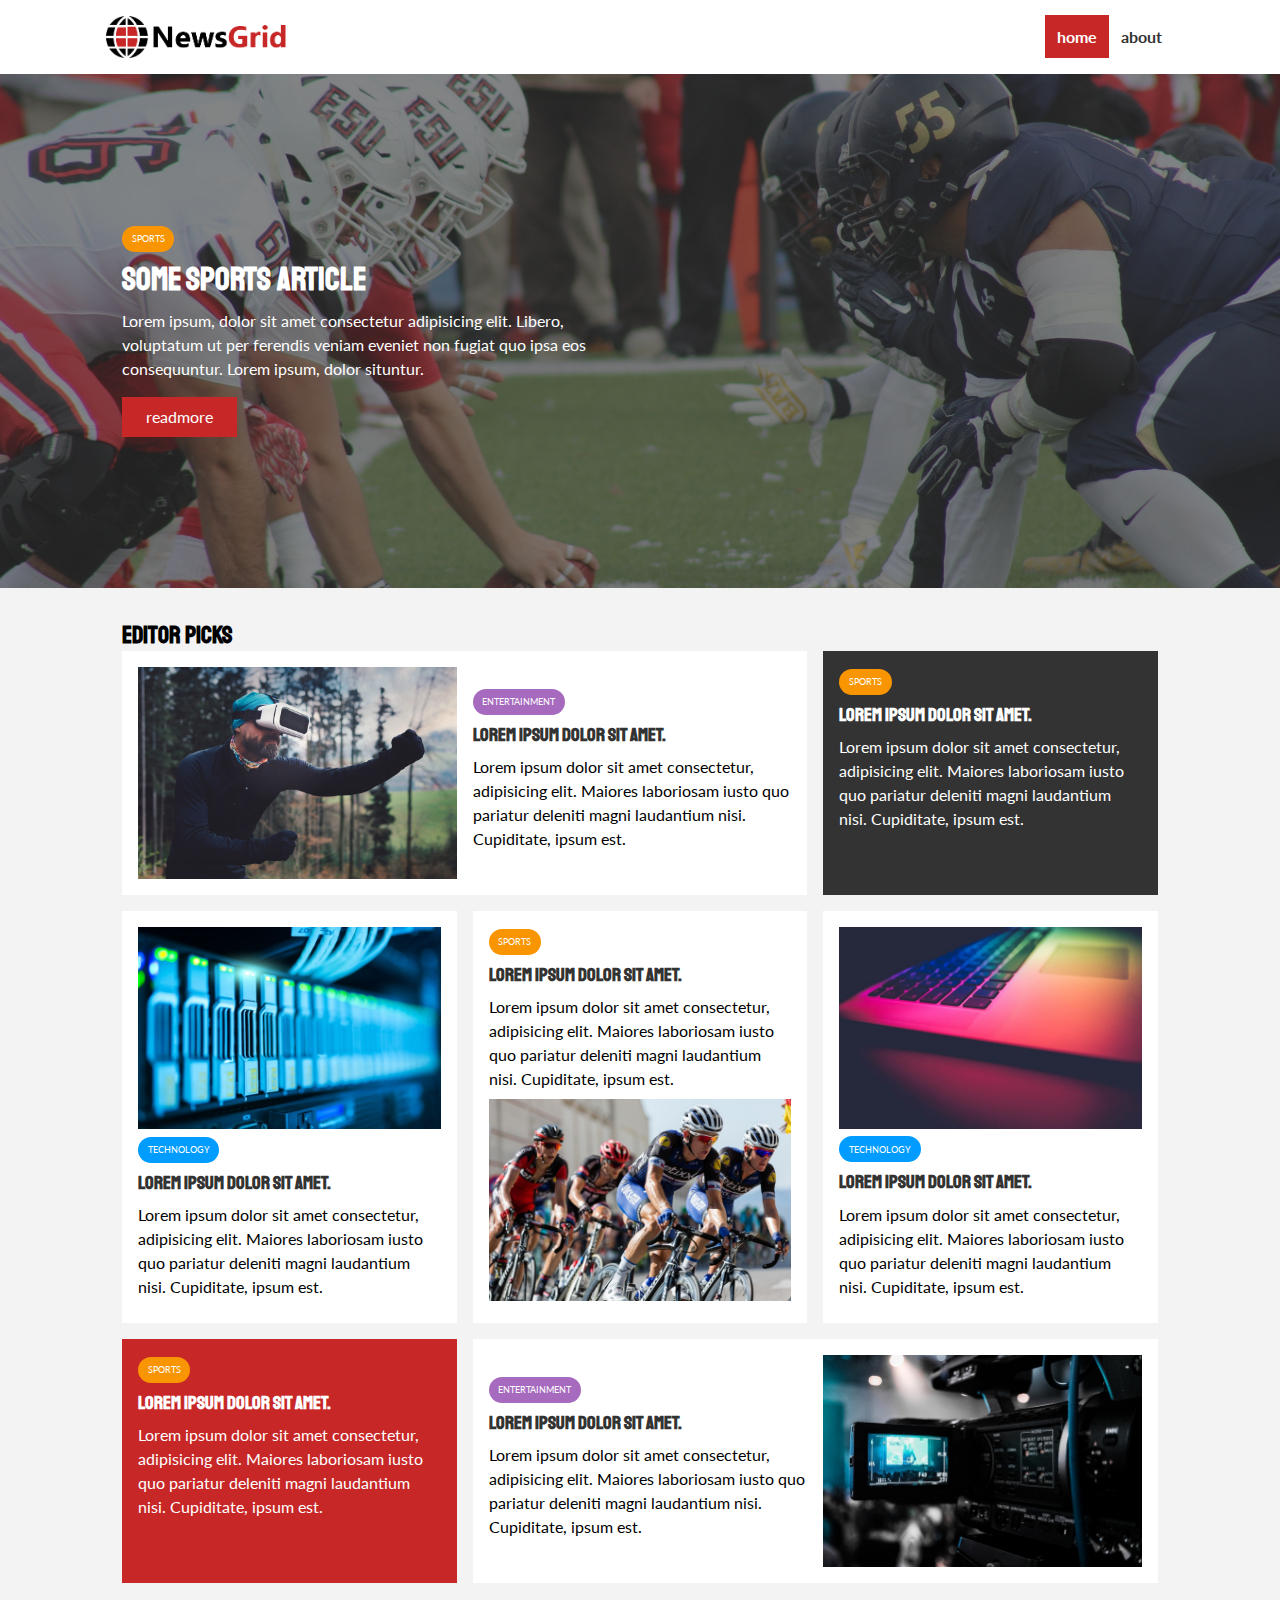
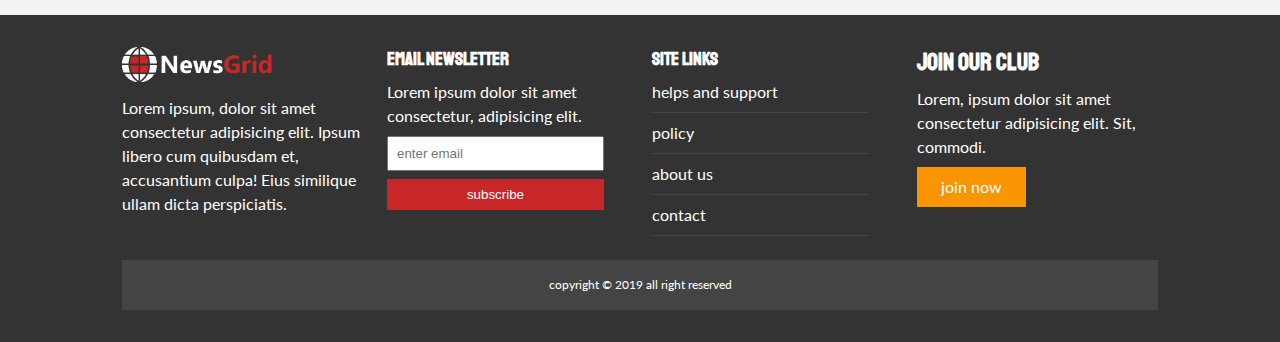
<file: index.html>
<!DOCTYPE html>
<html lang="en">

<head>
  <meta charset="UTF-8">
  <meta http-equiv="X-UA-Compatible" content="IE=edge">
  <meta name="viewport" content="width=device-width, initial-scale=1.0">
  <link rel="preconnect" href="https://fonts.googleapis.com">
  <link rel="preconnect" href="https://fonts.gstatic.com" crossorigin>
  <link href="https://fonts.googleapis.com/css2?family=Lato:wght@300&family=Open+Sans&display=swap" rel="stylesheet">
  <link href="https://fonts.googleapis.com/css2?family=Lato:wght@300&family=Open+Sans&family=Staatliches&display=swap" rel="stylesheet">
  <link rel="stylesheet" href="style.css">
  <link rel="stylesheet" media='screen and (max-width: 768px)' href="mobile.css">

  <link rel="stylesheet" href="https://cdnjs.cloudflare.com/ajax/libs/font-awesome/6.1.1/css/all.min.css"
   integrity="sha512-KfkfwYDsLkIlwQp6LFnl8zNdLGxu9YAA1QvwINks4PhcElQSvqcyVLLD9aMhXd13uQjoXtEKNosOWaZqXgel0g==" 
   crossorigin="anonymous" referrerpolicy="no-referrer" />

  <link rel="shortcut icon" type="image/x-icon" href="favicon.ico">  <!--cmd sft r-->

  <title>newsgrid | latest news</title>
</head>

<body>
  <nav id="main-nav">
    <div class="container">

      <img src="./image_resources/logo.png" alt="newsgrid" class="logo">
      <div class="social">
        <a href="http://facebook.com" target="_blank"><i class='fab fa-facebook fa-2x'></i></a>
        <a href="http://twitter.com" target="_blank"><i class='fab fa-twitter fa-2x'></i></a>
        <a href="http://instagram.com" target="_blank"><i class='fab fa-instagram fa-2x'></i></a>
        <a href="http://youtube.com" target="_blank"><i class='fab fa-youtube fa-2x'></i></a>
      </div>
      <ul>
        <li><a class='current' href="index.html">home</a></li>
        <li><a href="about.html">about</a></li>
      </ul>

    </div>
  </nav>

  <header id="showcase">
    <div class="container">

      <div class="showcase-container">
        <div class="showcase-content">
          <div class="category category-sports">sports</div>
          <h1>some sports article</h1>
          <p>Lorem ipsum, dolor sit amet consectetur adipisicing elit. Libero, voluptatum ut per
            ferendis veniam eveniet non fugiat quo ipsa eos consequuntur.
            Lorem ipsum, dolor situntur.
          </p>
          <a href="article.html" class='btn btn-primary'>readmore</a>
        </div>
      </div>
    </div>
  </header>

  <section id="home-articles" class="py-2">
    <div class="container">

      <h2>editor picks</h2>

      <div class="articles-container">

        <article class="card">
          <img src="./image_resources/articles/ent1.jpg" alt="">
          <div>
            <div class="category category-ent">entertainment</div>
            <h3><a href="article.html">Lorem ipsum dolor sit amet.</a></h3>
            <p>Lorem ipsum dolor sit amet consectetur, adipisicing elit. Maiores laboriosam iusto
               quo pariatur deleniti magni laudantium nisi. Cupiditate, ipsum est.
            </p>
          </div>
        </article>

        <article class="card bg-dark">
            <div class="category category-sports">sports</div>
            <h3><a href="article.html">Lorem ipsum dolor sit amet.</a></h3>
            <p>Lorem ipsum dolor sit amet consectetur, adipisicing elit. Maiores laboriosam iusto
              quo pariatur deleniti magni laudantium nisi. Cupiditate, ipsum est.
            </p>
        </article>

        <article class="card">
          <img src="./image_resources/articles/tech1.jpg" alt="">
          <div class="category category-tech">technology</div>
          <h3><a href="article.html">Lorem ipsum dolor sit amet.</a></h3>
          <p>Lorem ipsum dolor sit amet consectetur, adipisicing elit. Maiores laboriosam iusto
            quo pariatur deleniti magni laudantium nisi. Cupiditate, ipsum est.
          </p>
        </article>

        <article class="card">
          <div class="category category-sports">sports</div>
          <h3><a href="article.html">Lorem ipsum dolor sit amet.</a></h3>
          <p>Lorem ipsum dolor sit amet consectetur, adipisicing elit. Maiores laboriosam iusto
            quo pariatur deleniti magni laudantium nisi. Cupiditate, ipsum est.
          </p>
          <img src="./image_resources/articles/sports1.jpg" alt="">
        </article>

        <article class="card">
          <img src="./image_resources/articles/tech2.jpg" alt="">
          <div class="category category-tech">technology</div>
          <h3><a href="article.html">Lorem ipsum dolor sit amet.</a></h3>
          <p>Lorem ipsum dolor sit amet consectetur, adipisicing elit. Maiores laboriosam iusto
            quo pariatur deleniti magni laudantium nisi. Cupiditate, ipsum est.
          </p>
        </article>

        <article class="card bg-primary">
          <div class="category category-sports">sports</div>
          <h3><a href="article.html">Lorem ipsum dolor sit amet.</a></h3>
          <p>Lorem ipsum dolor sit amet consectetur, adipisicing elit. Maiores laboriosam iusto
            quo pariatur deleniti magni laudantium nisi. Cupiditate, ipsum est.
          </p>
        </article>

        <article class="card">
          <div>
            <div class="category category-ent">entertainment</div>
            <h3><a href="article.html">Lorem ipsum dolor sit amet.</a></h3>
            <p>Lorem ipsum dolor sit amet consectetur, adipisicing elit. Maiores laboriosam iusto
              quo pariatur deleniti magni laudantium nisi. Cupiditate, ipsum est.
            </p>
          </div>
          <img src="./image_resources/articles/ent2.jpg" alt="">
        </article>

      </div>

    </div>
  </section>


  <footer id="main-footer" class="py-2">
    <div class="container footer-container">

      <div>
        <img src="./image_resources/logo_light.png" alt="newsgrid">
        <p>Lorem ipsum, dolor sit amet consectetur adipisicing elit. Ipsum libero cum quibusdam 
          et, accusantium culpa! Eius similique ullam dicta perspiciatis.</p>
      </div>
      <div>
        <h3>email newsletter</h3>
        <p>Lorem ipsum dolor sit amet consectetur, adipisicing elit.</p>
        <form method="POST" name='contact' data-netlify="true">
          <input type="email" name='email' placeholder="enter email">
          <input type="submit" value="subscribe" class="btn btn-primary">
        </form>
      </div>
      <div>
        <h3>site links</h3>
        <ul class="list">
          <li><a href="#">helps and support</a></li>
          <li><a href="#">policy</a></li>
          <li><a href="#">about us</a></li>
          <li><a href="#">contact</a></li>
        </ul>
      </div>
      <div>
        <h2>join our club</h2>
        <p>
          Lorem, ipsum dolor sit amet consectetur adipisicing elit. Sit, commodi.
        </p>
        <a href="#" class="btn btn-secondary">join now</a>
      </div>
      <div>
        <p>copyright &copy; 2019 all right reserved</p>
      </div>

    </div>
  </footer>













</body>
</html>
</file>
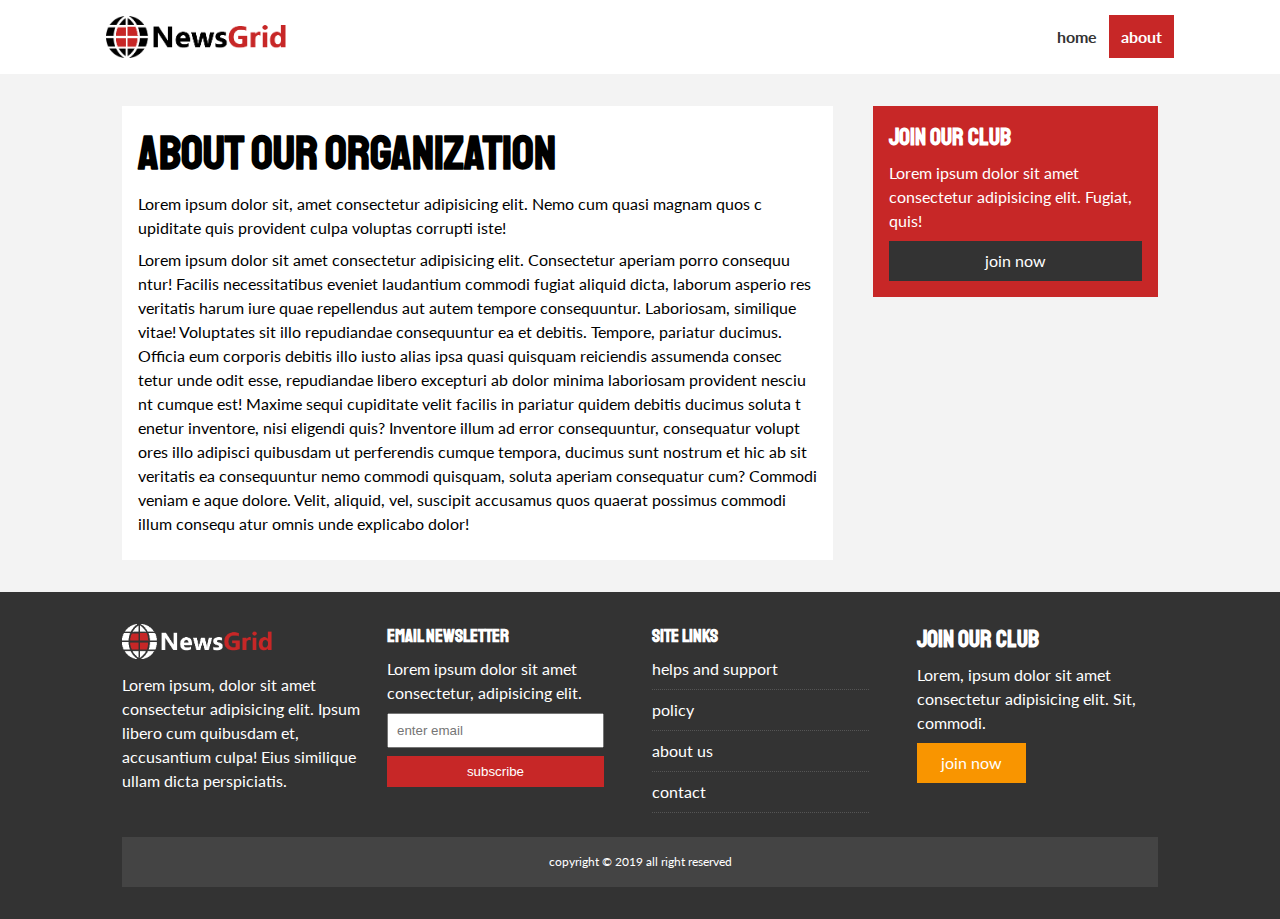
<file: about.html>
<!DOCTYPE html>
<html lang="en">

<head>
  <meta charset="UTF-8">
  <meta http-equiv="X-UA-Compatible" content="IE=edge">
  <meta name="viewport" content="width=device-width, initial-scale=1.0">
  <link rel="preconnect" href="https://fonts.googleapis.com">
  <link rel="preconnect" href="https://fonts.gstatic.com" crossorigin>
  <link href="https://fonts.googleapis.com/css2?family=Lato:wght@300&family=Open+Sans&display=swap" rel="stylesheet">
  <link href="https://fonts.googleapis.com/css2?family=Lato:wght@300&family=Open+Sans&family=Staatliches&display=swap" rel="stylesheet">
  <link rel="stylesheet" href="style.css">
  <link rel="stylesheet" media='screen and (max-width: 768px)' href="mobile.css">

  <link rel="stylesheet" href="https://cdnjs.cloudflare.com/ajax/libs/font-awesome/6.1.1/css/all.min.css"
   integrity="sha512-KfkfwYDsLkIlwQp6LFnl8zNdLGxu9YAA1QvwINks4PhcElQSvqcyVLLD9aMhXd13uQjoXtEKNosOWaZqXgel0g==" 
   crossorigin="anonymous" referrerpolicy="no-referrer" />

  <link rel="shortcut icon" type="image/x-icon" href="favicon.ico">  <!--cmd sft r-->

  <title>newsgrid | about</title>
</head>

<body>
  <nav id="main-nav">
    <div class="container">

      <img src="./image_resources/logo.png" alt="newsgrid" class="logo">
      <div class="social">
        <a href="http://facebook.com" target="_blank"><i class='fab fa-facebook fa-2x'></i></a>
        <a href="http://twitter.com" target="_blank"><i class='fab fa-twitter fa-2x'></i></a>
        <a href="http://instagram.com" target="_blank"><i class='fab fa-instagram fa-2x'></i></a>
        <a href="http://youtube.com" target="_blank"><i class='fab fa-youtube fa-2x'></i></a>
      </div>
      <ul>
        <li><a href="index.html">home</a></li>
        <li><a class='current' href="about.html">about</a></li>
      </ul>

    </div>
  </nav>

  <section id="about">
    <div class="container">
      <div class="page-container">

        <article class="card">
          <h1 class="l-heading">about our organization</h1>
          <p>
            Lorem ipsum dolor sit, amet consectetur adipisicing elit. Nemo cum quasi magnam quos c
            upiditate quis provident culpa voluptas corrupti iste!
          </p>
          <p>Lorem ipsum dolor sit amet consectetur adipisicing elit. Consectetur aperiam porro consequu
            ntur! Facilis necessitatibus eveniet laudantium commodi fugiat aliquid dicta, laborum asperio
            res veritatis harum iure quae repellendus aut autem tempore consequuntur. Laboriosam, similique
             vitae! Voluptates sit illo repudiandae consequuntur ea et debitis. Tempore, pariatur ducimus. 
             Officia eum corporis debitis illo iusto alias ipsa quasi quisquam reiciendis assumenda consec
             tetur unde odit esse, repudiandae libero excepturi ab dolor minima laboriosam provident nesciu
             nt cumque est! Maxime sequi cupiditate velit facilis in pariatur quidem debitis ducimus soluta t
             enetur inventore, nisi eligendi quis? Inventore illum ad error consequuntur, consequatur volupt
             ores illo adipisci quibusdam ut perferendis cumque tempora, ducimus sunt nostrum et hic ab sit 
             veritatis ea consequuntur nemo commodi quisquam, soluta aperiam consequatur cum? Commodi veniam e
             aque dolore. Velit, aliquid, vel, suscipit accusamus quos quaerat possimus commodi illum consequ
             atur omnis unde explicabo dolor!</p>
        </article>
        <aside class="card bg-primary">
          <h2>join our club</h2>
          <p>Lorem ipsum dolor sit amet consectetur adipisicing elit. Fugiat, quis!</p>
          <a href="#" class="btn btn-dark btn-block">join now</a>
        </aside>

      </div>
    </div>
  </section>



  <footer id="main-footer" class="py-2">
    <div class="container footer-container">

      <div>
        <img src="./image_resources/logo_light.png" alt="newsgrid">
        <p>Lorem ipsum, dolor sit amet consectetur adipisicing elit. Ipsum libero cum quibusdam 
          et, accusantium culpa! Eius similique ullam dicta perspiciatis.</p>
      </div>
      <div>
        <h3>email newsletter</h3>
        <p>Lorem ipsum dolor sit amet consectetur, adipisicing elit.</p>
        <form method="POST" name='contact' data-netlify="true">
          <input type="email" name='email' placeholder="enter email">
          <input type="submit" value="subscribe" class="btn btn-primary">
        </form>
      </div>
      <div>
        <h3>site links</h3>
        <ul class="list">
          <li><a href="#">helps and support</a></li>
          <li><a href="#">policy</a></li>
          <li><a href="#">about us</a></li>
          <li><a href="#">contact</a></li>
        </ul>
      </div>
      <div>
        <h2>join our club</h2>
        <p>
          Lorem, ipsum dolor sit amet consectetur adipisicing elit. Sit, commodi.
        </p>
        <a href="#" class="btn btn-secondary">join now</a>
      </div>
      <div>
        <p>copyright &copy; 2019 all right reserved</p>
      </div>

    </div>
  </footer>













</body>
</html>
</file>
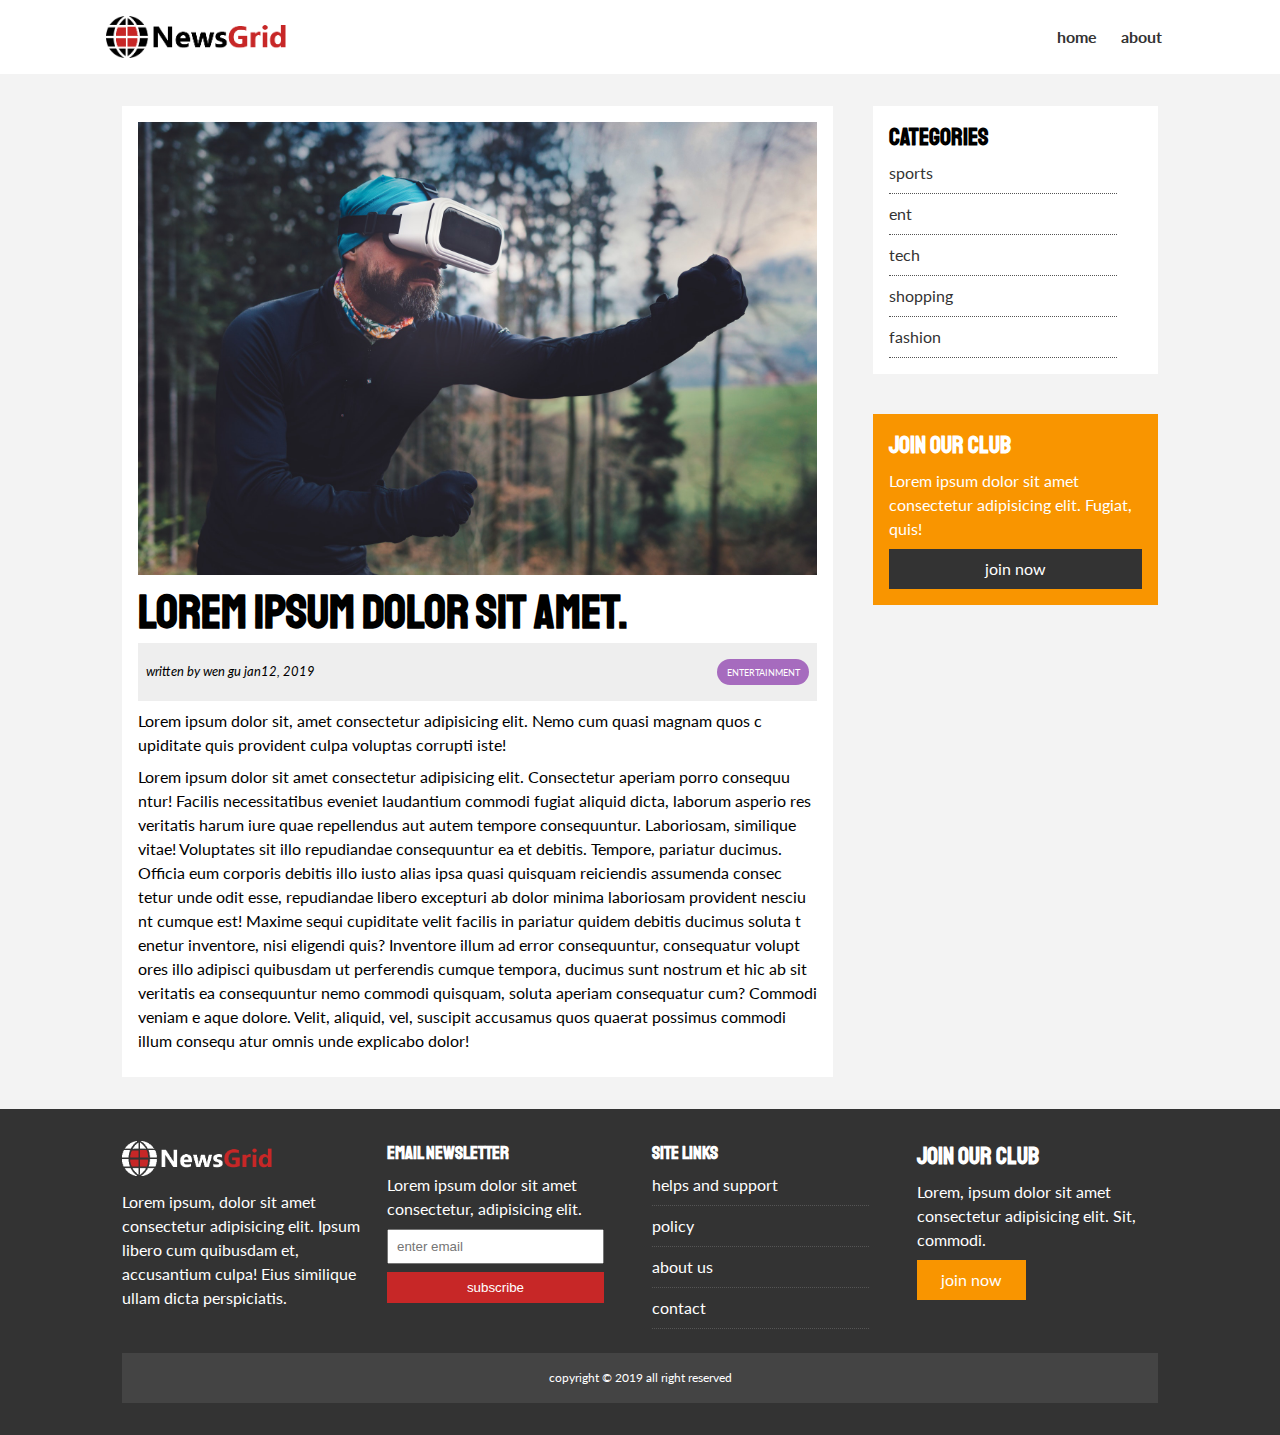
<file: article.html>
<!DOCTYPE html>
<html lang="en">

<head>
  <meta charset="UTF-8">
  <meta http-equiv="X-UA-Compatible" content="IE=edge">
  <meta name="viewport" content="width=device-width, initial-scale=1.0">
  <link rel="preconnect" href="https://fonts.googleapis.com">
  <link rel="preconnect" href="https://fonts.gstatic.com" crossorigin>
  <link href="https://fonts.googleapis.com/css2?family=Lato:wght@300&family=Open+Sans&display=swap" rel="stylesheet">
  <link href="https://fonts.googleapis.com/css2?family=Lato:wght@300&family=Open+Sans&family=Staatliches&display=swap" rel="stylesheet">
  <link rel="stylesheet" href="style.css">
  <link rel="stylesheet" media='screen and (max-width: 768px)' href="mobile.css">

  <link rel="stylesheet" href="https://cdnjs.cloudflare.com/ajax/libs/font-awesome/6.1.1/css/all.min.css"
   integrity="sha512-KfkfwYDsLkIlwQp6LFnl8zNdLGxu9YAA1QvwINks4PhcElQSvqcyVLLD9aMhXd13uQjoXtEKNosOWaZqXgel0g==" 
   crossorigin="anonymous" referrerpolicy="no-referrer" />

  <link rel="shortcut icon" type="image/x-icon" href="favicon.ico">  <!--cmd sft r-->

  <title>newsgrid | latest news</title>
</head>

<body>
  <nav id="main-nav">
    <div class="container">

      <img src="./image_resources/logo.png" alt="newsgrid" class="logo">
      <div class="social">
        <a href="http://facebook.com" target="_blank"><i class='fab fa-facebook fa-2x'></i></a>
        <a href="http://twitter.com" target="_blank"><i class='fab fa-twitter fa-2x'></i></a>
        <a href="http://instagram.com" target="_blank"><i class='fab fa-instagram fa-2x'></i></a>
        <a href="http://youtube.com" target="_blank"><i class='fab fa-youtube fa-2x'></i></a>
      </div>
      <ul>
        <li><a href="index.html">home</a></li>
        <li><a href="about.html">about</a></li>
      </ul>

    </div>
  </nav>

  <section id="article">
    <div class="container">
      <div class="page-container">

        <article class="card">
          <img src="./image_resources/articles/ent1.jpg" alt="">
          <h1 class="l-heading">Lorem ipsum dolor sit amet.</h1>
          <div class="meta">
            <small><i class='fas fa-user'>written by wen gu jan12, 2019</i></small>
            <div class="category category-ent">entertainment</div>
          </div>
          <p>
            Lorem ipsum dolor sit, amet consectetur adipisicing elit. Nemo cum quasi magnam quos c
            upiditate quis provident culpa voluptas corrupti iste!
          </p>
          <p>Lorem ipsum dolor sit amet consectetur adipisicing elit. Consectetur aperiam porro consequu
            ntur! Facilis necessitatibus eveniet laudantium commodi fugiat aliquid dicta, laborum asperio
            res veritatis harum iure quae repellendus aut autem tempore consequuntur. Laboriosam, similique
             vitae! Voluptates sit illo repudiandae consequuntur ea et debitis. Tempore, pariatur ducimus. 
             Officia eum corporis debitis illo iusto alias ipsa quasi quisquam reiciendis assumenda consec
             tetur unde odit esse, repudiandae libero excepturi ab dolor minima laboriosam provident nesciu
             nt cumque est! Maxime sequi cupiditate velit facilis in pariatur quidem debitis ducimus soluta t
             enetur inventore, nisi eligendi quis? Inventore illum ad error consequuntur, consequatur volupt
             ores illo adipisci quibusdam ut perferendis cumque tempora, ducimus sunt nostrum et hic ab sit 
             veritatis ea consequuntur nemo commodi quisquam, soluta aperiam consequatur cum? Commodi veniam e
             aque dolore. Velit, aliquid, vel, suscipit accusamus quos quaerat possimus commodi illum consequ
             atur omnis unde explicabo dolor!</p>
        </article>

        <aside id="categories" class="card">
          <h2>categories</h2>
          <ul class="list">
            <li><a href'#'><i class='fas fa-chevron-right'></i>sports</a></li>
            <li><a href'#'><i class='fas fa-chevron-right'></i>ent</a></li>
            <li><a href'#'><i class='fas fa-chevron-right'></i>tech</a></li>
            <li><a href'#'><i class='fas fa-chevron-right'></i>shopping</a></li>
            <li><a href'#'><i class='fas fa-chevron-right'></i>fashion</a></li>
          </ul>
        </aside>

        <aside class="card bg-secondary">
          <h2>join our club</h2>
          <p>Lorem ipsum dolor sit amet consectetur adipisicing elit. Fugiat, quis!</p>
          <a href="#" class="btn btn-dark btn-block">join now</a>
        </aside>

      </div>
    </div>
  </section>






  <footer id="main-footer" class="py-2">
    <div class="container footer-container">

      <div>
        <img src="./image_resources/logo_light.png" alt="newsgrid">
        <p>Lorem ipsum, dolor sit amet consectetur adipisicing elit. Ipsum libero cum quibusdam 
          et, accusantium culpa! Eius similique ullam dicta perspiciatis.</p>
      </div>
      <div>
        <h3>email newsletter</h3>
        <p>Lorem ipsum dolor sit amet consectetur, adipisicing elit.</p>
        <form method="POST" name='contact' data-netlify="true">
          <input type="email" name='email' placeholder="enter email">
          <input type="submit" value="subscribe" class="btn btn-primary">
        </form>
      </div>
      <div>
        <h3>site links</h3>
        <ul class="list">
          <li><a href="#">helps and support</a></li>
          <li><a href="#">policy</a></li>
          <li><a href="#">about us</a></li>
          <li><a href="#">contact</a></li>
        </ul>
      </div>
      <div>
        <h2>join our club</h2>
        <p>
          Lorem, ipsum dolor sit amet consectetur adipisicing elit. Sit, commodi.
        </p>
        <a href="#" class="btn btn-secondary">join now</a>
      </div>
      <div>
        <p>copyright &copy; 2019 all right reserved</p>
      </div>

    </div>
  </footer>













</body>
</html>
</file>
<file: style.css>
:root{
  --primary-color:#c72727;
  --secondary-color:#f99500;
  --light-color: #f3f3f3;
  --dark-color:#333;
  --max-width:1100px;
}

.category{
  --sports-color:#f99500;
  --ent-color:#a66bbe;
  --tech-color:#009cff;
}

*{
  margin: 0;
  padding: 0;
  box-sizing: border-box;
}

body{
  font-family: 'Lato', sans-serif;
  line-height: 1.5;
  background: var(--light-color);
}

a{
  color:#333;
  text-decoration: none;
}

p{
  margin: 0.5rem 0;
}

ul{
  list-style: none;
}

img{
  width: 100%;
}

h1, h2, h3, h4, h5, h6{
  font-family: 'Staatliches', cursive;
  margin-bottom: .55rerm;
  line-height: 1.3;
}




.container{
  max-width: var(--max-width);
  margin: auto;
  padding: 0 2rem;
  overflow: hidden;
}

.category{
  display: inline-block;
  color:#fff;
  font-size: 0.55rem;
  text-transform: uppercase;
  border-radius: 15px;
  margin-bottom: 0.5rem;
  padding: 0.4rem 0.6rem;
}

.category-sports{
  background: var(--sports-color);
}

.category-ent{
  background: var(--ent-color);
}

.category-tech{
  background: var(--tech-color);
}

.btn{
  display: inline-block;
  border: none;
  background: var(--dark-color);
  color: #fff;
  padding: 0.5rem 1.5rem;
}

.btn:hover{
  opacity: 0.9;
}

.btn-light{
  background: var(--light-color);
}

.btn-primary{
  background: var(--primary-color);
}

.btn-secondary{
  background: var(--secondary-color);
}

.btn-block{
  display: block;
  text-align: center;
}


.card{
  background: #fff;
  padding: 1rem;
}


.bg-dark{
  background: var(--dark-color);
  color: #fff;
}

.bg-dark h1, .bg-dark h2, .bg-dark h3, .bg-dark a,
.bg-primary h1, .bg-primary h2, .bg-primary h3, .bg-primary a,
.bg-secondary h1, .bg-secondary h2, .bg-secondary h3, .bg-secondary a{
  color: #fff;
}

.bg-primary{
  background: var(--primary-color);
  color: #fff;
}

.bg-secondary{
  background: var(--secondary-color);
  color: #fff;
}


.py-1{
  padding: 1.5rem 0;
}
.py-2{
  padding: 2rem 0;
}
.py-3{
  padding: 3rem 0;
}
.p-1{
  padding:1.5rem;
}
.p-2{
  padding:2rem;
}
.p-3{
  padding:3rem;
}

.l-heading{
  font-size: 3rem;
}

.list li{
  padding: 0.5rem 0;
  border-bottom: #555 dotted 1px;
  width: 90%;
}

.list li a:hover{
  color:var(--primary-color) !important;
}


.page-container{
  display: grid;
  grid-template-columns: 5fr 2fr;
  margin: 2rem 0;
  gap:2.5rem;
}

.page-container > *:first-child{
  grid-row: 1/4;                   /***what 2 we are going to put at bottom right*****/
}








#main-nav{
  background: #fff;

  position: sticky;  /*stick to the top*/
  top:0;
  z-index: 2;
}

#main-nav .container{
  display: grid;
  grid-template-columns: 6fr 3fr 2fr;
  padding: 1rem;
  align-items: center;
}

#main-nav .logo{
  width: 180px;
}

#main-nav ul{
  justify-self: end;
  display: flex;
}

#main-nav ul li a{
  padding: 0.75rem;
  font-weight: bold;
}

#main-nav ul li a.current{
  background: var(--primary-color);
  color:#fff;
}

#main-nav ul li a:hover{
  background: var(--light-color);
  color: var(--dark-color);
}

#main-nav .social{
  justify-self: center;
}

#main-nav .social i{
  color:#777;
  margin-right: 0.5rem;
}





#showcase{
  color: #fff;
  background: #333;
  padding: 2rem;
  position: relative;   /*for the before selector*/
}

#showcase:before{
  content:'';
  background: url('./image_resources/featured.jpg') no-repeat center center/cover;
  position: absolute;
  top:0;
  left:0;
  width: 100%;
  height: 100%;
  opacity: 0.4;
}

#showcase .showcase-container{
  display: grid;
  grid-template-columns: repeat(2, 1fr);   /*blank room for another part*/
  justify-content: center;
  align-items: center;
  height: 50vh;
}

#showcase .showcase-content{
  z-index: 1;
}

#showcase p{
  margin-bottom: 1rem;
}





#home-articles .articles-container{
  display: grid;
  grid-template-columns: repeat(3,1fr);
  gap: 1rem;
}

#home-articles .articles-container > *:first-child{
  display: grid;
  grid-template-columns: repeat(2,1fr);
  gap:1rem;
  align-items: center;
  grid-column: 1/3;
}

#home-articles .articles-container > *:last-child{
  display: grid;
  grid-template-columns: repeat(2,1fr);
  gap:1rem;
  align-items: center;
  grid-column: 2/4;
}





#article .meta{
  display: flex;
  justify-content: space-between;
  align-items: center;
  background: #eee;
  padding: 0.5rem;
}

#article .meta .category{
  margin-top: 0.5rem;
}













#main-footer{
  background: var(--dark-color);
  color:#fff;
}

#main-footer img{
  width: 150px;
}

#main-footer a{
  color: #fff;
}

#main-footer .footer-container{
  display: grid;
  grid-template-columns: repeat(4,1fr);
  gap:1.5rem;
}

#main-footer .footer-container > *:last-child{
  background: #444;
  grid-column: 1/5;
  padding: 0.5rem;
  text-align: center;
  font-size: 0.75rem;
}

#main-footer .footer-container input[type='email']{
  width:90%;
  padding: 0.5rem;
  margin-bottom:0.5rem;
}

#main-footer .footer-container input[type='submit']{
  width: 90%;
}
</file>
<file: mobile.css>
#main-nav .social{
  display: none;
}

#main-nav .container{
  grid-template-columns: 1fr;
  gap:1.2rem;
}

#main-nav ul, #main-nav .logo{
  justify-self: center;
}

#main-nav ul li a{
  padding: 0.5rem;
}



#home-articles .articles-container{
  grid-template-columns: repeat(2,1fr);
}

#home-articles .articles-container > *:first-child{
  grid-template-columns: 1fr;
  grid-column: 1/2;
}

#home-articles .articles-container > *:last-child{
  grid-template-columns: 1fr;
  grid-column: 1/2;
}



@media(max-width:600px){
  #showcase .showcase-container, #home-articles .articles-container, #main-footer .footer-container{
    grid-template-columns: 1fr;
  }

  #main-footer .footer-container > *:last-child{
    grid-column: 1/2;             /*spanning cannot have 1fr so have to clear span to 0*/
  }

  #main-footer .footer-container > div{
    border-bottom: #444 dotted 1px;
    padding-bottom: 1rem;
  }

  #main-footer .footer-container > *:nth-child(3),
  #main-footer .footer-container > *:nth-child(4){
    border:none;
  }

  .page-container{
    grid-template-columns: 1fr;
    text-align: center;
  }

  .page-container > *:first-child{
    grid-row: 1/2;
  }

  .l-heading{
    font-size: 2rem;
  }


}
</file>
